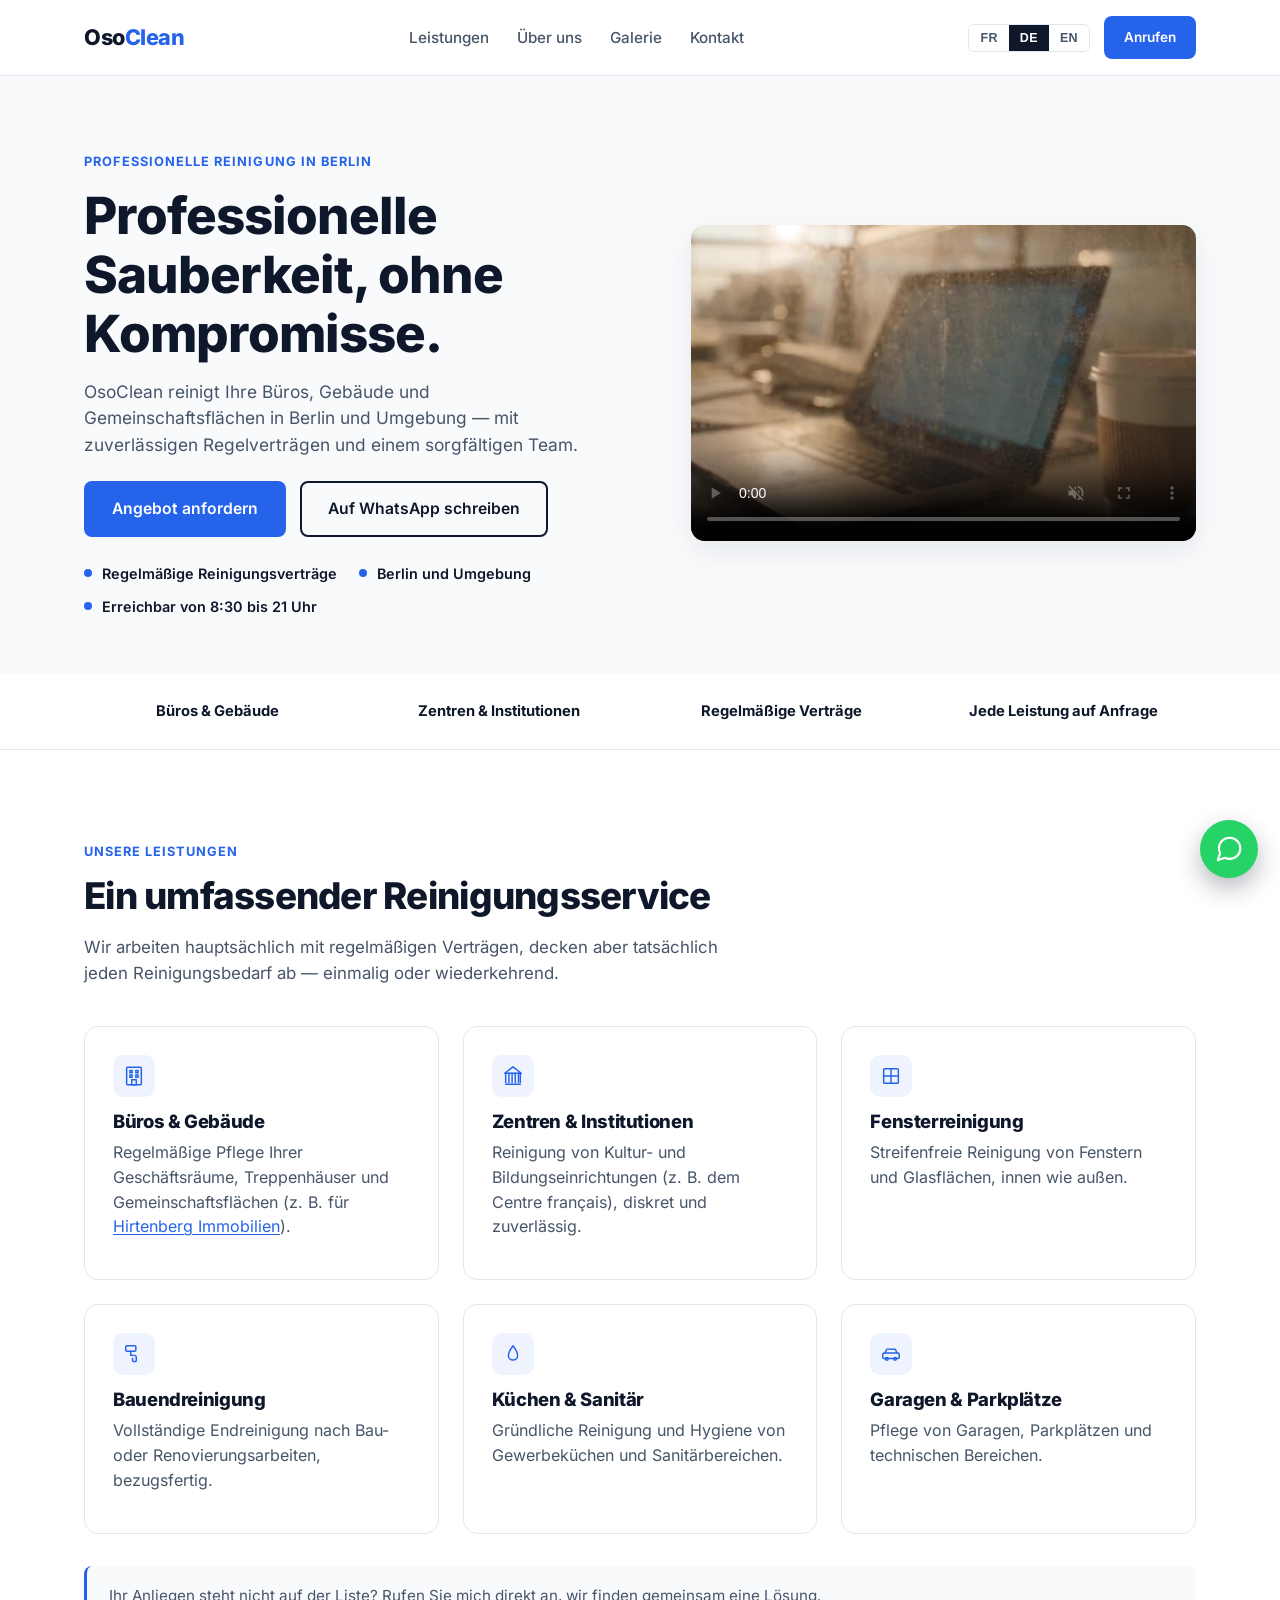
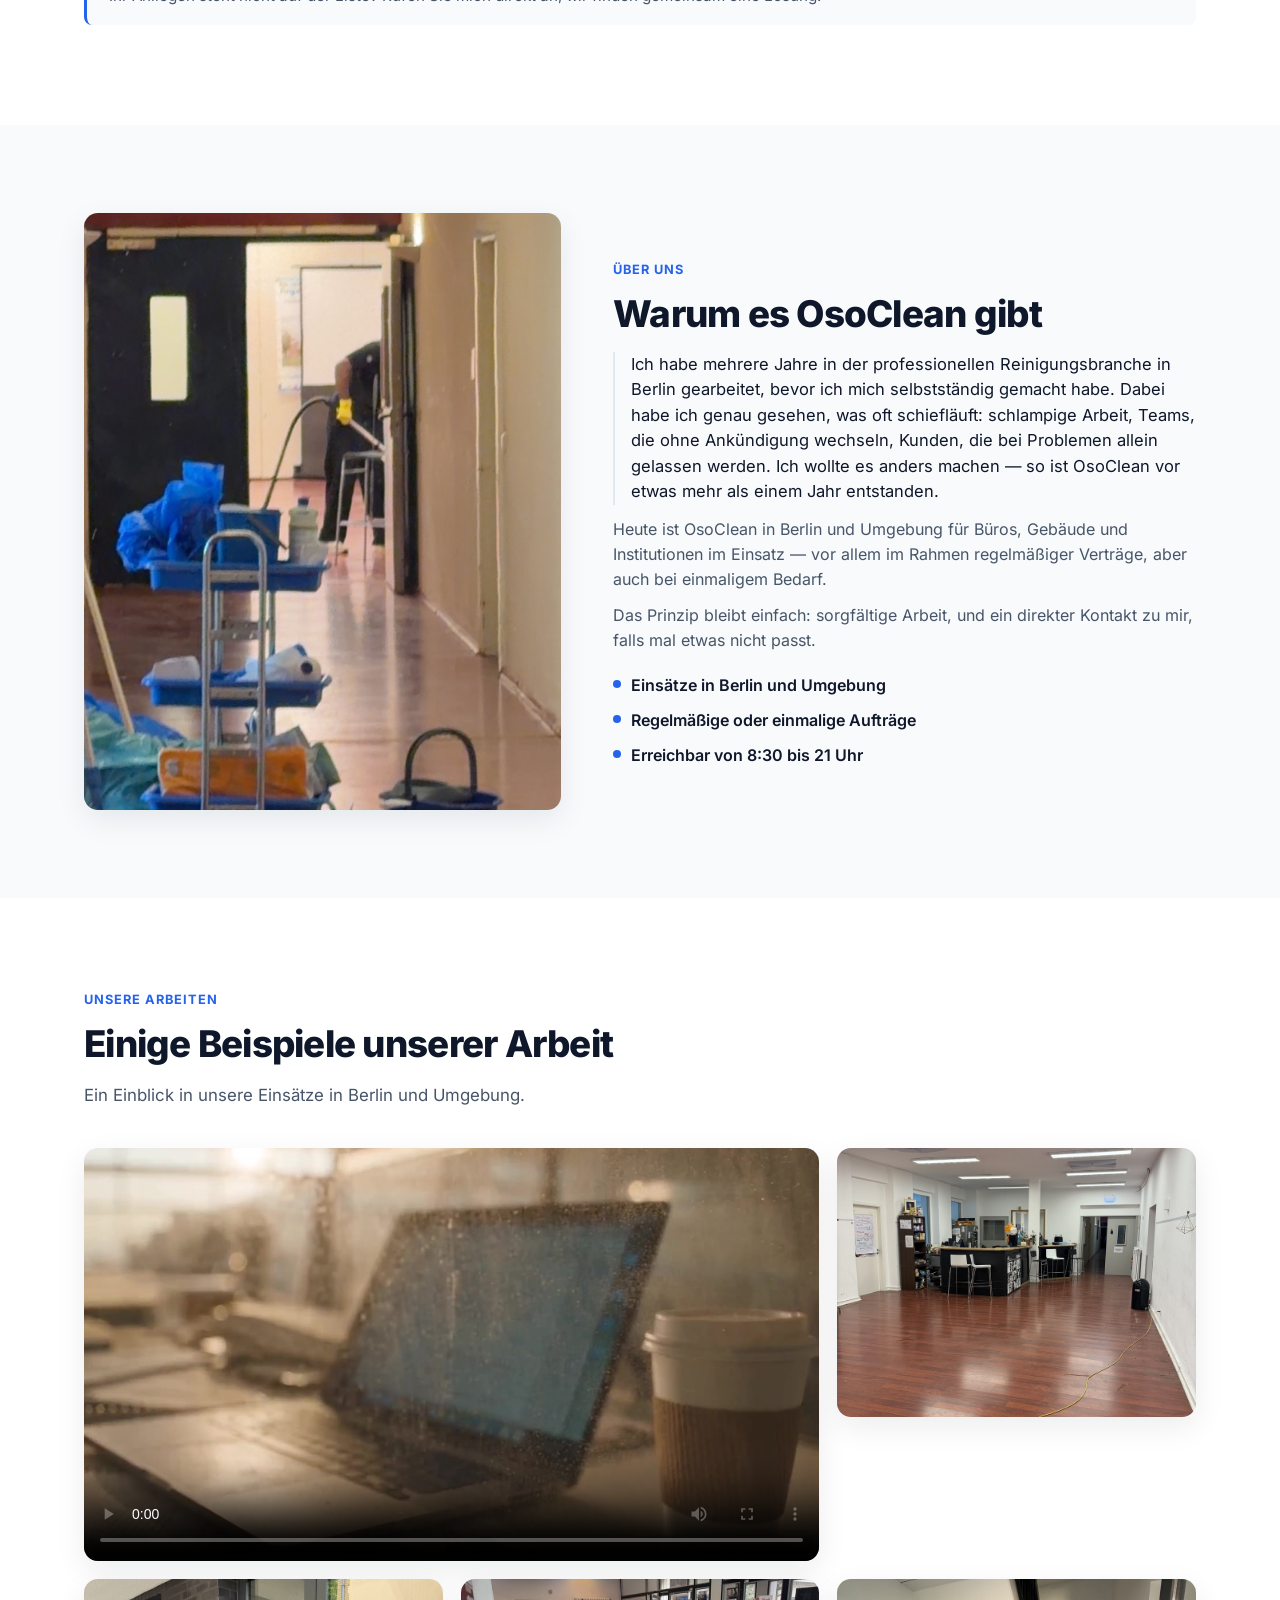
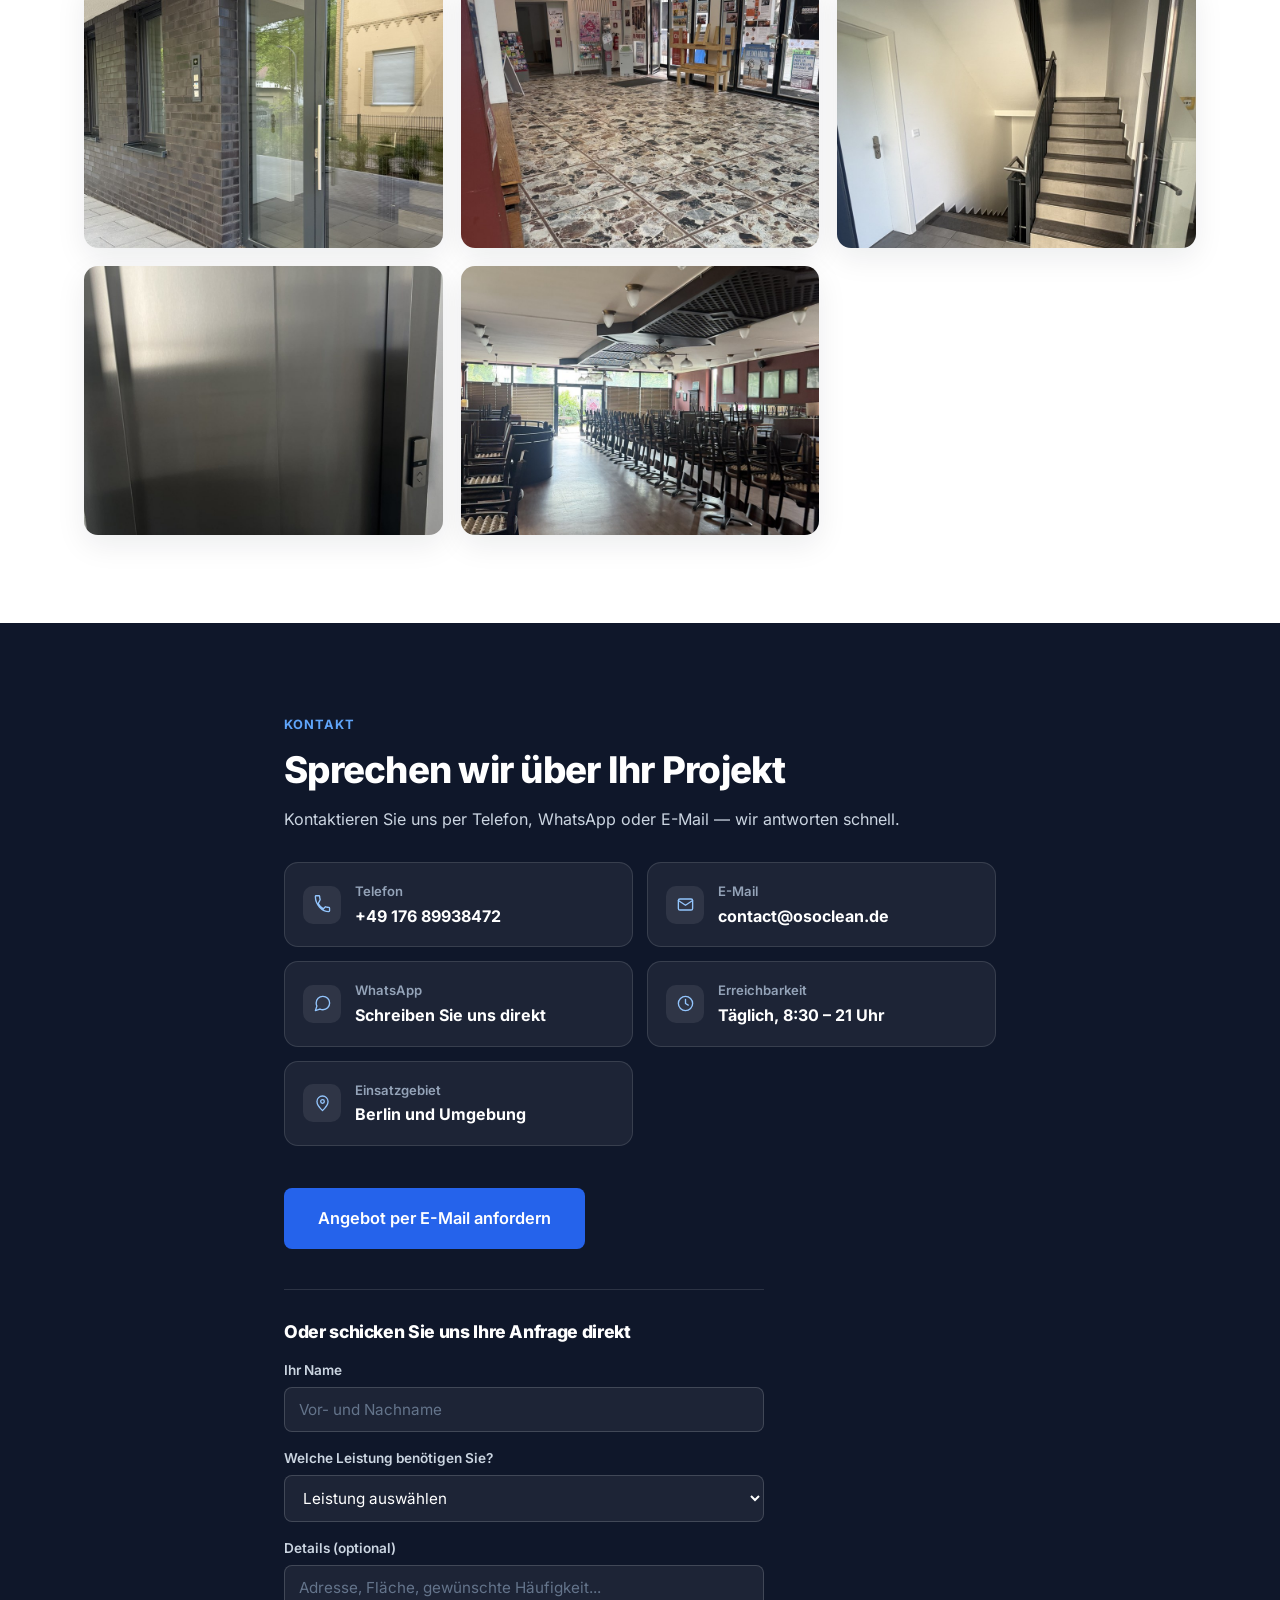
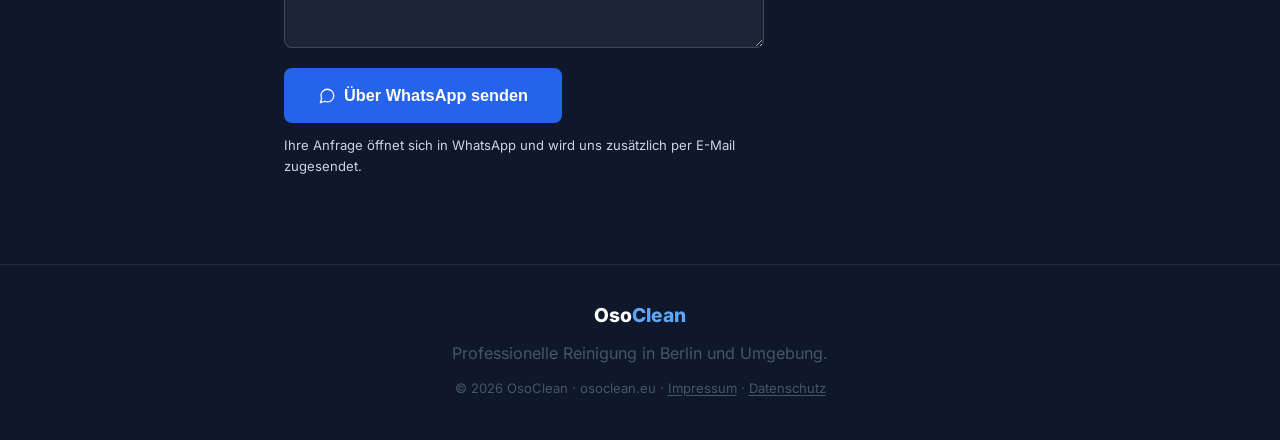
<file: index.html>
<!doctype html>
<html lang="de">
<head>
<meta charset="UTF-8" />
<meta name="viewport" content="width=device-width, initial-scale=1.0" />
<title>OsoClean — Nettoyage professionnel à Berlin</title>
<meta name="description" content="OsoClean : nettoyage professionnel de bureaux, bâtiments et centres à Berlin et alentours. Contrats réguliers, vitres, après travaux, garages, cuisines." />

<!-- Open Graph / réseaux sociaux & WhatsApp -->
<meta property="og:type" content="website" />
<meta property="og:url" content="https://osoclean.eu/" />
<meta property="og:title" content="OsoClean — Nettoyage professionnel à Berlin" />
<meta property="og:description" content="Nettoyage professionnel de bureaux, bâtiments et centres à Berlin et alentours. Contrats réguliers, vitres, après travaux, garages, cuisines." />
<meta property="og:image" content="https://osoclean.eu/hero.jpg" />
<meta property="og:image:width" content="1600" />
<meta property="og:image:height" content="900" />
<meta property="og:locale" content="de_DE" />
<meta name="twitter:card" content="summary_large_image" />
<meta name="twitter:title" content="OsoClean — Nettoyage professionnel à Berlin" />
<meta name="twitter:description" content="Nettoyage professionnel de bureaux, bâtiments et centres à Berlin et alentours." />
<meta name="twitter:image" content="https://osoclean.eu/hero.jpg" />

<link rel="icon" href="data:image/svg+xml,<svg xmlns=%22http://www.w3.org/2000/svg%22 viewBox=%220 0 100 100%22><rect width=%22100%22 height=%22100%22 rx=%2220%22 fill=%22%232563EB%22/><text x=%2250%22 y=%2266%22 font-size=%2255%22 text-anchor=%22middle%22 fill=%22white%22 font-family=%22Arial%22>O</text></svg>" />
<link rel="stylesheet" href="style.css" />
<script type="application/ld+json">
{
  "@context": "https://schema.org",
  "@type": "HousekeepingCompany",
  "name": "OsoClean",
  "url": "https://osoclean.eu/",
  "image": "https://osoclean.eu/hero.jpg",
  "telephone": "+49-176-89938472",
  "email": "contact@osoclean.de",
  "priceRange": "€€",
  "address": {
    "@type": "PostalAddress",
    "streetAddress": "Chodowieckistraße 4",
    "postalCode": "10405",
    "addressLocality": "Berlin",
    "addressCountry": "DE"
  },
  "areaServed": {
    "@type": "City",
    "name": "Berlin"
  },
  "openingHoursSpecification": {
    "@type": "OpeningHoursSpecification",
    "dayOfWeek": ["Monday", "Tuesday", "Wednesday", "Thursday", "Friday", "Saturday", "Sunday"],
    "opens": "08:30",
    "closes": "21:00"
  },
  "sameAs": [
    "https://wa.me/4917689938472"
  ]
}
</script>
</head>
<body>

<header class="site-header">
  <div class="container header-inner">
    <a href="#top" class="logo">Oso<span>Clean</span></a>

    <nav class="main-nav" id="mainNav">
      <a href="#services" data-i18n="nav.services">Services</a>
      <a href="#about" data-i18n="nav.about">À propos</a>
      <a href="#gallery" data-i18n="nav.gallery">Galerie</a>
      <a href="#contact" data-i18n="nav.contact">Contact</a>
    </nav>

    <div class="header-actions">
      <div class="lang-switch" id="langSwitch">
        <button type="button" data-lang="fr" class="lang-btn">FR</button>
        <button type="button" data-lang="de" class="lang-btn">DE</button>
        <button type="button" data-lang="en" class="lang-btn">EN</button>
      </div>
      <a href="tel:+4917689938472" class="btn btn-primary btn-small header-cta" data-i18n="nav.call">Appeler</a>
      <button class="burger" id="burger" aria-label="Menu">
        <span></span><span></span><span></span>
      </button>
    </div>
  </div>
</header>

<main id="top">

  <!-- HERO -->
  <section class="hero">
    <div class="container hero-inner">
      <div class="hero-text">
        <p class="eyebrow" data-i18n="hero.eyebrow">Nettoyage professionnel à Berlin</p>
        <h1 data-i18n="hero.title">La propreté professionnelle, sans compromis.</h1>
        <p class="hero-sub" data-i18n="hero.sub">OsoClean entretient vos bureaux, bâtiments et espaces communs à Berlin et ses environs — avec des contrats réguliers fiables et une équipe soigneuse.</p>
        <div class="hero-actions">
          <a href="#contact" class="btn btn-primary" data-i18n="hero.cta1">Demander un devis</a>
          <a href="https://wa.me/4917689938472" target="_blank" rel="noopener" class="btn btn-outline" data-i18n="hero.cta2">Écrire sur WhatsApp</a>
        </div>
        <ul class="hero-points">
          <li data-i18n="hero.point1">Contrats d'entretien réguliers</li>
          <li data-i18n="hero.point2">Berlin et alentours</li>
          <li data-i18n="hero.point3">Disponible de 8h30 à 21h</li>
        </ul>
      </div>
      <div class="hero-media">
        <video src="video-1.mp4" poster="video-1-poster.jpg" autoplay muted loop playsinline controls></video>
      </div>
    </div>
  </section>

  <!-- TRUST STRIP -->
  <section class="trust-strip">
    <div class="container trust-inner">
      <div class="trust-item">
        <strong data-i18n="trust.t1">Bureaux &amp; bâtiments</strong>
      </div>
      <div class="trust-item">
        <strong data-i18n="trust.t2">Centres &amp; institutions</strong>
      </div>
      <div class="trust-item">
        <strong data-i18n="trust.t3">Contrats réguliers</strong>
      </div>
      <div class="trust-item">
        <strong data-i18n="trust.t4">Toute prestation à la demande</strong>
      </div>
    </div>
  </section>

  <!-- SERVICES -->
  <section id="services" class="section">
    <div class="container">
      <p class="section-eyebrow" data-i18n="services.eyebrow">Nos services</p>
      <h2 data-i18n="services.title">Un service de nettoyage complet</h2>
      <p class="section-lead" data-i18n="services.lead">Nous intervenons principalement dans le cadre de contrats réguliers, mais nous couvrons en réalité tous les besoins de nettoyage — ponctuels ou récurrents.</p>

      <div class="services-grid">
        <div class="service-card">
          <div class="service-icon" aria-hidden="true"><svg viewBox="0 0 24 24" fill="none" stroke-width="1.6" stroke-linecap="round" stroke-linejoin="round"><rect x="4" y="2.5" width="16" height="19" rx="1"/><rect x="7.5" y="6" width="2.5" height="2.5"/><rect x="14" y="6" width="2.5" height="2.5"/><rect x="7.5" y="11" width="2.5" height="2.5"/><rect x="14" y="11" width="2.5" height="2.5"/><rect x="9.5" y="16" width="5" height="5.5"/></svg></div>
          <h3 data-i18n="services.s1.title">Bureaux &amp; bâtiments</h3>
          <p data-i18n="services.s1.text">Entretien régulier de vos locaux professionnels, halls d'immeuble et espaces communs (par ex. pour <a href="https://hirtenberg-immobilien.de" target="_blank" rel="noopener">Hirtenberg Immobilien</a>).</p>
        </div>
        <div class="service-card">
          <div class="service-icon" aria-hidden="true"><svg viewBox="0 0 24 24" fill="none" stroke-width="1.6" stroke-linecap="round" stroke-linejoin="round"><polygon points="12,2 21,9 3,9"/><line x1="4" y1="21" x2="20" y2="21"/><line x1="4" y1="9" x2="4" y2="19"/><line x1="20" y1="9" x2="20" y2="19"/><line x1="7.5" y1="9" x2="7.5" y2="19"/><line x1="11" y1="9" x2="11" y2="19"/><line x1="14.5" y1="9" x2="14.5" y2="19"/><line x1="18" y1="9" x2="18" y2="19"/></svg></div>
          <h3 data-i18n="services.s2.title">Centres &amp; institutions</h3>
          <p data-i18n="services.s2.text">Nettoyage de centres culturels et institutionnels (par ex. le Centre français), avec discrétion et fiabilité.</p>
        </div>
        <div class="service-card">
          <div class="service-icon" aria-hidden="true"><svg viewBox="0 0 24 24" fill="none" stroke-width="1.6" stroke-linecap="round" stroke-linejoin="round"><rect x="4" y="4" width="16" height="16" rx="1"/><line x1="12" y1="4" x2="12" y2="20"/><line x1="4" y1="12" x2="20" y2="12"/></svg></div>
          <h3 data-i18n="services.s3.title">Vitres</h3>
          <p data-i18n="services.s3.text">Nettoyage de vitres et surfaces vitrées, sans traces, en intérieur comme en extérieur.</p>
        </div>
        <div class="service-card">
          <div class="service-icon" aria-hidden="true"><svg viewBox="0 0 24 24" fill="none" stroke-width="1.6" stroke-linecap="round" stroke-linejoin="round"><rect x="3" y="3" width="11" height="6" rx="1.2"/><line x1="8.5" y1="9" x2="8.5" y2="13.5"/><path d="M8.5 13.5h4a2 2 0 0 1 2 2V19a1.2 1.2 0 0 1-1.2 1.2h-1.6A1.2 1.2 0 0 1 10.5 19v-2.5"/></svg></div>
          <h3 data-i18n="services.s4.title">Après travaux</h3>
          <p data-i18n="services.s4.text">Remise en état complète après chantier ou rénovation, prêt à l'emploi.</p>
        </div>
        <div class="service-card">
          <div class="service-icon" aria-hidden="true"><svg viewBox="0 0 24 24" fill="none" stroke-width="1.6" stroke-linecap="round" stroke-linejoin="round"><path d="M12 3c0 0-5 6.7-5 10.6a5 5 0 0 0 10 0C17 9.7 12 3 12 3z"/></svg></div>
          <h3 data-i18n="services.s5.title">Cuisines &amp; sanitaires</h3>
          <p data-i18n="services.s5.text">Nettoyage approfondi et hygiène des cuisines professionnelles et sanitaires.</p>
        </div>
        <div class="service-card">
          <div class="service-icon" aria-hidden="true"><svg viewBox="0 0 24 24" fill="none" stroke-width="1.6" stroke-linecap="round" stroke-linejoin="round"><path d="M5.5 11 7 7.3a1 1 0 0 1 .9-.6h8.2a1 1 0 0 1 .9.6L18.5 11"/><rect x="3" y="11" width="18" height="6" rx="1.5"/><circle cx="7.5" cy="17.3" r="1.5"/><circle cx="16.5" cy="17.3" r="1.5"/></svg></div>
          <h3 data-i18n="services.s6.title">Garages &amp; parkings</h3>
          <p data-i18n="services.s6.text">Entretien de garages, parkings et zones techniques.</p>
        </div>
      </div>

      <p class="services-note" data-i18n="services.note">Vous ne trouvez pas ce qu'il vous faut dans la liste ? Appelez-moi directement, on regarde ensemble ce qui est possible.</p>
    </div>
  </section>

  <!-- ABOUT -->
  <section id="about" class="section section-alt">
    <div class="container about-inner">
      <div class="about-media">
        <img src="about.jpg" alt="L'équipe OsoClean" />
      </div>
      <div class="about-text">
        <p class="section-eyebrow" data-i18n="about.eyebrow">À propos</p>
        <h2 data-i18n="about.title">Pourquoi j'ai lancé OsoClean</h2>
        <p class="about-story" data-i18n="about.story">J'ai passé plusieurs années dans le nettoyage professionnel à Berlin avant de me mettre à mon compte. J'y ai vu de près ce qui coince souvent : des prestations bâclées, des équipes qui changent sans prévenir, des clients livrés à eux-mêmes dès qu'un problème se pose. J'ai voulu faire autrement — c'est comme ça qu'OsoClean est né, il y a un peu plus d'un an.</p>
        <p data-i18n="about.text1">Aujourd'hui, OsoClean intervient à Berlin et alentours pour des bureaux, des bâtiments et des institutions — surtout dans le cadre de contrats réguliers, mais aussi ponctuellement selon les besoins.</p>
        <p data-i18n="about.text2">Le principe reste simple : un travail fait sérieusement, et un contact direct avec moi si quelque chose ne va pas.</p>
        <ul class="about-list">
          <li data-i18n="about.l1">Interventions à Berlin et alentours</li>
          <li data-i18n="about.l2">Contrats réguliers ou ponctuels</li>
          <li data-i18n="about.l3">Joignable de 8h30 à 21h</li>
        </ul>
      </div>
    </div>
  </section>

  <!-- GALLERY -->
  <section id="gallery" class="section">
    <div class="container">
      <p class="section-eyebrow" data-i18n="gallery.eyebrow">Nos réalisations</p>
      <h2 data-i18n="gallery.title">Quelques exemples de notre travail</h2>
      <p class="section-lead" data-i18n="gallery.lead">Un aperçu de nos interventions à Berlin et alentours.</p>

      <div class="gallery-grid">
        <div class="gallery-item video-item">
          <video src="video-1.mp4" poster="video-1-poster.jpg" controls playsinline preload="metadata"></video>
        </div>
        <div class="gallery-item"><img src="gallery-1.jpg" alt="Nettoyage de bureaux" /></div>
        <div class="gallery-item"><img src="gallery-2.jpg" alt="Vitres impeccables" /></div>
        <div class="gallery-item"><img src="gallery-3.jpg" alt="Centres et institutions" /></div>
        <div class="gallery-item"><img src="gallery-4.jpg" alt="Espaces communs" /></div>
        <div class="gallery-item"><img src="gallery-5.jpg" alt="Surfaces impeccables" /></div>
        <div class="gallery-item"><img src="gallery-6.jpg" alt="Grands espaces entretenus" /></div>
      </div>
    </div>
  </section>

  <!-- CONTACT -->
  <section id="contact" class="section section-dark">
    <div class="container contact-inner">
      <div class="contact-text">
        <p class="section-eyebrow" data-i18n="contact.eyebrow">Contact</p>
        <h2 data-i18n="contact.title">Parlons de votre projet</h2>
        <p data-i18n="contact.lead">Contactez-nous par téléphone, WhatsApp ou email — nous répondons rapidement.</p>

        <div class="contact-cards">
          <a class="contact-card" href="tel:+4917689938472">
            <span class="contact-icon" aria-hidden="true"><svg viewBox="0 0 24 24" fill="none" stroke-width="1.7" stroke-linecap="round" stroke-linejoin="round"><path d="M6.6 10.8c1.4 2.8 3.8 5.2 6.6 6.6l2.2-2.2c.3-.3.7-.4 1-.2 1.1.4 2.3.6 3.5.6.6 0 1 .4 1 1V20c0 .6-.4 1-1 1C11.6 21 3 12.4 3 2c0-.6.4-1 1-1h3.4c.6 0 1 .4 1 1 0 1.2.2 2.4.6 3.5.1.4 0 .8-.2 1L6.6 10.8Z"/></svg></span>
            <span>
              <strong data-i18n="contact.phoneLabel">Téléphone</strong>
              <span class="contact-value">+49 176 89938472</span>
            </span>
          </a>
          <a class="contact-card" href="mailto:contact@osoclean.de">
            <span class="contact-icon" aria-hidden="true"><svg viewBox="0 0 24 24" fill="none" stroke-width="1.7" stroke-linecap="round" stroke-linejoin="round"><rect x="3" y="5" width="18" height="14" rx="2"/><path d="M3 7l9 6 9-6"/></svg></span>
            <span>
              <strong data-i18n="contact.emailLabel">Email</strong>
              <span class="contact-value">contact@osoclean.de</span>
            </span>
          </a>
          <a class="contact-card" href="https://wa.me/4917689938472" target="_blank" rel="noopener">
            <span class="contact-icon" aria-hidden="true"><svg viewBox="0 0 24 24" fill="none" stroke-width="1.7" stroke-linecap="round" stroke-linejoin="round"><path d="M21 11.5a8.4 8.4 0 0 1-8.4 8.4 8.3 8.3 0 0 1-3.8-.9L3 21l1.9-5.7a8.3 8.3 0 0 1-.9-3.8A8.4 8.4 0 0 1 12.5 3a8.5 8.5 0 0 1 8.5 8.5z"/></svg></span>
            <span>
              <strong>WhatsApp</strong>
              <span class="contact-value" data-i18n="contact.whatsappValue">Écrivez-nous directement</span>
            </span>
          </a>
          <div class="contact-card contact-card-static">
            <span class="contact-icon" aria-hidden="true"><svg viewBox="0 0 24 24" fill="none" stroke-width="1.7" stroke-linecap="round" stroke-linejoin="round"><circle cx="12" cy="12" r="9"/><polyline points="12 7 12 12 15.5 14"/></svg></span>
            <span>
              <strong data-i18n="contact.hoursLabel">Disponibilité</strong>
              <span class="contact-value" data-i18n="contact.hoursValue">Tous les jours, 8h30 – 21h</span>
            </span>
          </div>
          <div class="contact-card contact-card-static">
            <span class="contact-icon" aria-hidden="true"><svg viewBox="0 0 24 24" fill="none" stroke-width="1.7" stroke-linecap="round" stroke-linejoin="round"><path d="M12 21s-7-6.5-7-11.5a7 7 0 0 1 14 0C19 14.5 12 21 12 21z"/><circle cx="12" cy="9.5" r="2.3"/></svg></span>
            <span>
              <strong data-i18n="contact.zoneLabel">Zone d'intervention</strong>
              <span class="contact-value" data-i18n="contact.zoneValue">Berlin et alentours</span>
            </span>
          </div>
        </div>

        <a href="mailto:contact@osoclean.de?subject=Demande%20de%20devis%20OsoClean" class="btn btn-primary btn-large" data-i18n="contact.cta">Demander un devis par email</a>

        <form class="contact-form" id="contactForm" action="https://formsubmit.co/contact@osoclean.de" method="POST">
          <h3 class="contact-form-title" data-i18n="contact.formTitle">Ou envoyez-nous votre demande directement</h3>

          <input type="hidden" name="_subject" value="Nouvelle demande — site OsoClean" />
          <input type="hidden" name="_template" value="table" />
          <input type="hidden" name="_captcha" value="false" />
          <input type="hidden" name="_next" value="https://osoclean.eu/#contact" />
          <input type="hidden" id="cfServiceLabel" name="Prestation demandée" />

          <div class="form-row">
            <label for="cfName" data-i18n="contact.formNameLabel">Votre nom</label>
            <input type="text" id="cfName" name="Nom" data-i18n-placeholder="contact.formNamePlaceholder" placeholder="Nom et prénom" required />
          </div>
          <div class="form-row">
            <label for="cfService" data-i18n="contact.formServiceLabel">Quelle prestation vous faut-il ?</label>
            <select id="cfService" required>
              <option value="" data-i18n="contact.formServicePlaceholder">Sélectionnez une prestation</option>
              <option value="s1" data-i18n="services.s1.title">Bureaux &amp; bâtiments</option>
              <option value="s2" data-i18n="services.s2.title">Centres &amp; institutions</option>
              <option value="s3" data-i18n="services.s3.title">Vitres</option>
              <option value="s4" data-i18n="services.s4.title">Après travaux</option>
              <option value="s5" data-i18n="services.s5.title">Cuisines &amp; sanitaires</option>
              <option value="s6" data-i18n="services.s6.title">Garages &amp; parkings</option>
              <option value="other" data-i18n="contact.formServiceOther">Autre / à discuter</option>
            </select>
          </div>
          <div class="form-row">
            <label for="cfMessage" data-i18n="contact.formMessageLabel">Détails (facultatif)</label>
            <textarea id="cfMessage" name="Message" rows="3" data-i18n-placeholder="contact.formMessagePlaceholder" placeholder="Adresse, surface, fréquence souhaitée..."></textarea>
          </div>
          <button type="submit" class="btn btn-primary btn-large">
            <svg viewBox="0 0 24 24" width="18" height="18" fill="none" stroke="currentColor" stroke-width="1.7" stroke-linecap="round" stroke-linejoin="round" aria-hidden="true"><path d="M21 11.5a8.4 8.4 0 0 1-8.4 8.4 8.3 8.3 0 0 1-3.8-.9L3 21l1.9-5.7a8.3 8.3 0 0 1-.9-3.8A8.4 8.4 0 0 1 12.5 3a8.5 8.5 0 0 1 8.5 8.5z"/></svg>
            <span data-i18n="contact.formSubmit">Envoyer sur WhatsApp</span>
          </button>
          <p class="contact-form-note" data-i18n="contact.formNote">Le message s'ouvre directement dans WhatsApp, prêt à envoyer.</p>
        </form>
      </div>
    </div>
  </section>

</main>

<a href="https://wa.me/4917689938472" target="_blank" rel="noopener" class="whatsapp-float" data-i18n-aria="whatsapp.floatingLabel" aria-label="Discuter sur WhatsApp">
  <svg viewBox="0 0 24 24" fill="none" stroke="white" stroke-width="1.7" stroke-linecap="round" stroke-linejoin="round" aria-hidden="true"><path d="M21 11.5a8.4 8.4 0 0 1-8.4 8.4 8.3 8.3 0 0 1-3.8-.9L3 21l1.9-5.7a8.3 8.3 0 0 1-.9-3.8A8.4 8.4 0 0 1 12.5 3a8.5 8.5 0 0 1 8.5 8.5z"/></svg>
</a>

<footer class="site-footer">
  <div class="container footer-inner">
    <div class="footer-logo">Oso<span>Clean</span></div>
    <p data-i18n="footer.text">Nettoyage professionnel à Berlin et alentours.</p>
    <p class="footer-copy">© <span id="year"></span> OsoClean · osoclean.eu · <a href="impressum.html" data-i18n="footer.impressumLink">Impressum</a> · <a href="datenschutz.html" data-i18n="footer.datenschutzLink">Datenschutz</a></p>
  </div>
</footer>

<script src="i18n.js"></script>
<script src="script.js"></script>
</body>
</html>
</file>
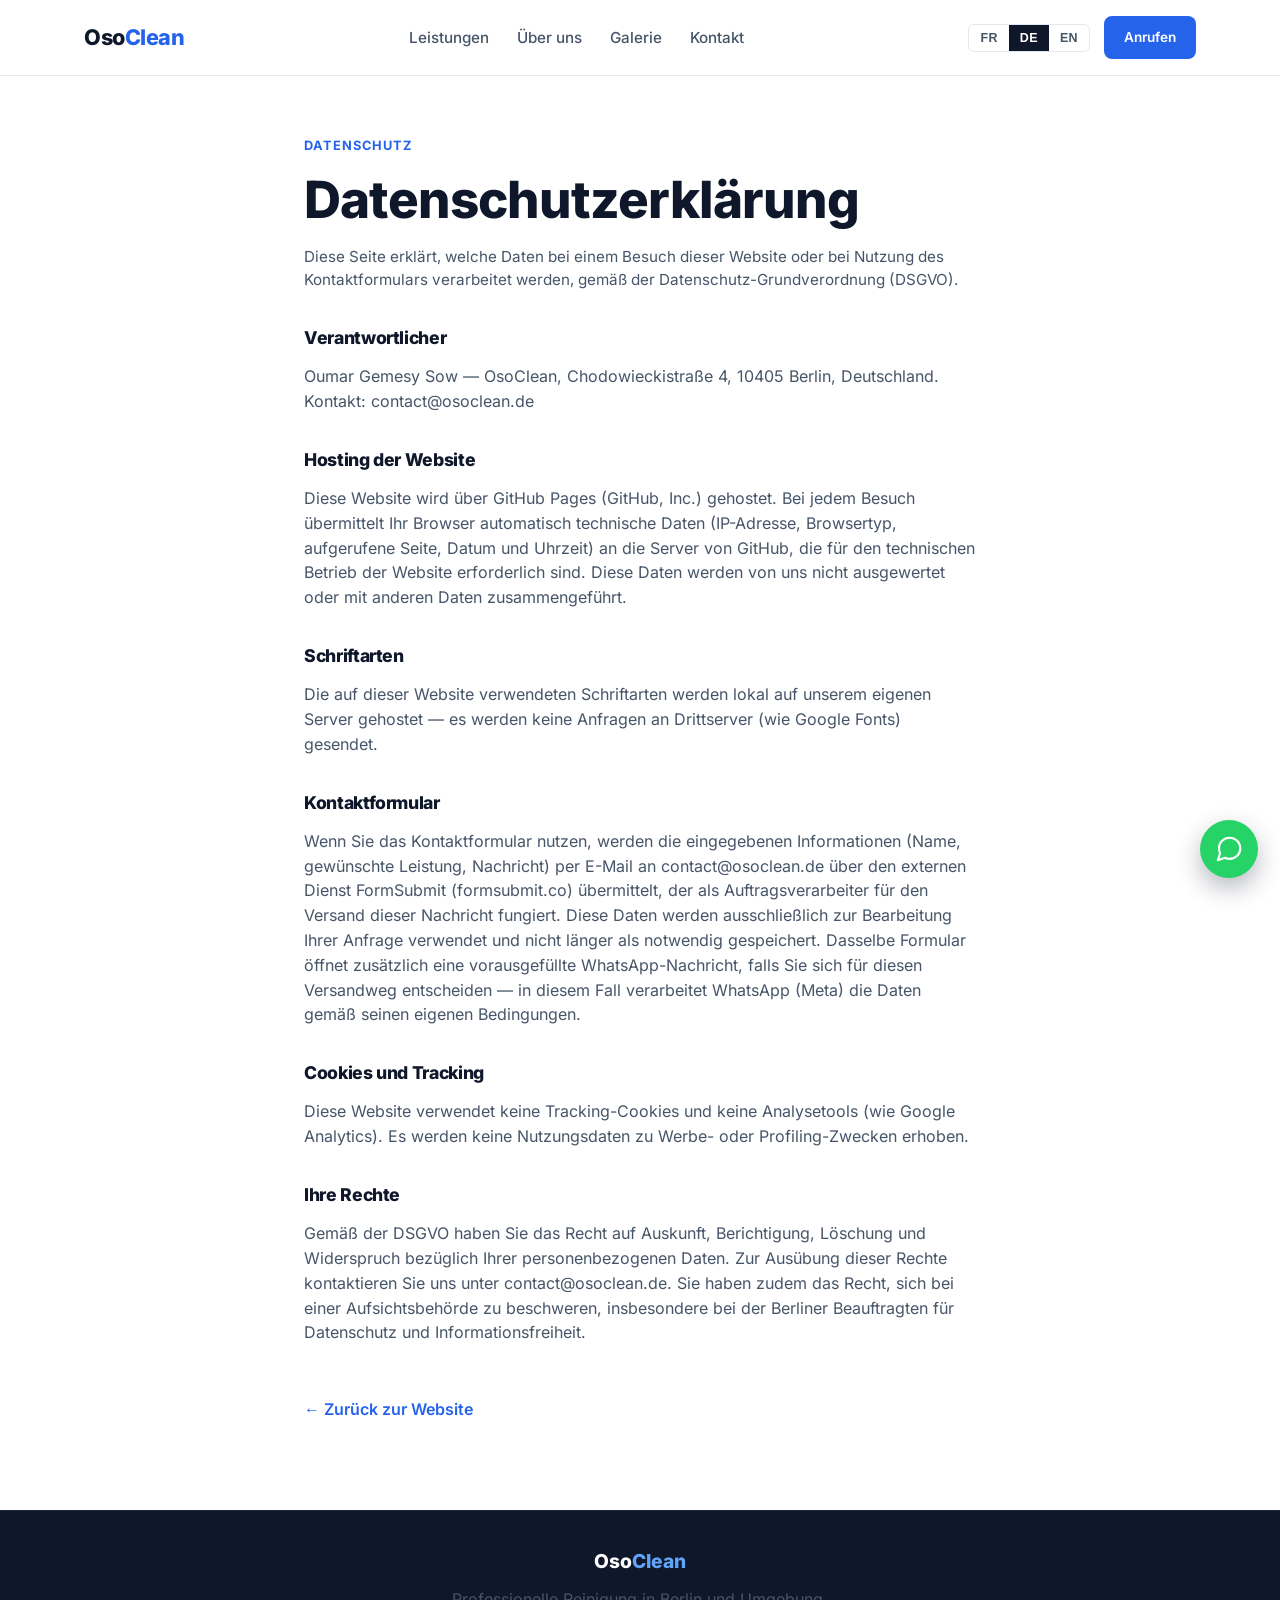
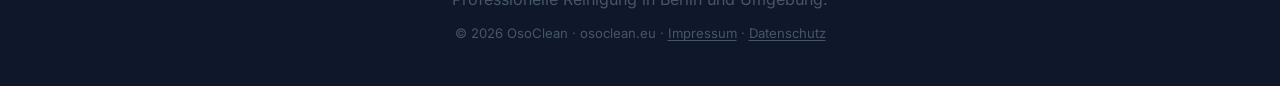
<file: datenschutz.html>
<!doctype html>
<html lang="de">
<head>
<meta charset="UTF-8" />
<meta name="viewport" content="width=device-width, initial-scale=1.0" />
<title data-i18n="datenschutz.pageTitle">Datenschutzerklärung — OsoClean</title>
<meta name="robots" content="noindex, follow" />
<link rel="icon" href="data:image/svg+xml,<svg xmlns=%22http://www.w3.org/2000/svg%22 viewBox=%220 0 100 100%22><rect width=%22100%22 height=%22100%22 rx=%2220%22 fill=%22%232563EB%22/><text x=%2250%22 y=%2266%22 font-size=%2255%22 text-anchor=%22middle%22 fill=%22white%22 font-family=%22Arial%22>O</text></svg>" />
<link rel="stylesheet" href="style.css" />
</head>
<body>

<header class="site-header">
  <div class="container header-inner">
    <a href="index.html#top" class="logo">Oso<span>Clean</span></a>

    <nav class="main-nav" id="mainNav">
      <a href="index.html#services" data-i18n="nav.services">Services</a>
      <a href="index.html#about" data-i18n="nav.about">À propos</a>
      <a href="index.html#gallery" data-i18n="nav.gallery">Galerie</a>
      <a href="index.html#contact" data-i18n="nav.contact">Contact</a>
    </nav>

    <div class="header-actions">
      <div class="lang-switch" id="langSwitch">
        <button type="button" data-lang="fr" class="lang-btn">FR</button>
        <button type="button" data-lang="de" class="lang-btn">DE</button>
        <button type="button" data-lang="en" class="lang-btn">EN</button>
      </div>
      <a href="tel:+4917689938472" class="btn btn-primary btn-small header-cta" data-i18n="nav.call">Appeler</a>
      <button class="burger" id="burger" aria-label="Menu">
        <span></span><span></span><span></span>
      </button>
    </div>
  </div>
</header>

<main id="top">
  <section class="section legal-section">
    <div class="container legal-container">
      <p class="section-eyebrow" data-i18n="datenschutz.eyebrow">Confidentialité</p>
      <h1 data-i18n="datenschutz.title">Politique de confidentialité</h1>
      <p class="legal-tmg" data-i18n="datenschutz.intro">Cette page explique quelles données sont traitées lorsque vous visitez ce site ou utilisez le formulaire de contact, conformément au Règlement européen sur la protection des données (RGPD).</p>

      <h2 class="legal-subhead" data-i18n="datenschutz.controllerTitle">Responsable du traitement</h2>
      <p data-i18n="datenschutz.controllerText">Oumar Gemesy Sow — OsoClean, Chodowieckistraße 4, 10405 Berlin, Deutschland. Contact : contact@osoclean.de</p>

      <h2 class="legal-subhead" data-i18n="datenschutz.hostingTitle">Hébergement du site</h2>
      <p data-i18n="datenschutz.hostingText">Ce site est hébergé par GitHub Pages (GitHub, Inc.). Lors de chaque visite, votre navigateur transmet automatiquement des données techniques (adresse IP, type de navigateur, page consultée, date et heure) aux serveurs de GitHub, nécessaires au bon fonctionnement du site. Ces données ne sont pas exploitées par nous et ne sont pas croisées avec d'autres données.</p>

      <h2 class="legal-subhead" data-i18n="datenschutz.fontsTitle">Polices de caractères</h2>
      <p data-i18n="datenschutz.fontsText">Les polices utilisées sur ce site sont hébergées localement sur notre propre serveur — aucune requête n'est envoyée à des serveurs tiers (comme Google Fonts) lors de leur chargement.</p>

      <h2 class="legal-subhead" data-i18n="datenschutz.formTitle">Formulaire de contact</h2>
      <p data-i18n="datenschutz.formText">Lorsque vous utilisez le formulaire de contact, les informations saisies (nom, prestation souhaitée, message) sont transmises par email à contact@osoclean.de via le service tiers FormSubmit (formsubmit.co), qui agit comme sous-traitant pour l'envoi de ce message. Ces données ne sont utilisées que pour répondre à votre demande et ne sont pas conservées au-delà de ce qui est nécessaire. Le même formulaire peut aussi ouvrir une conversation WhatsApp pré-remplie si vous choisissez ce mode d'envoi — dans ce cas, WhatsApp (Meta) traite les données selon ses propres conditions.</p>

      <h2 class="legal-subhead" data-i18n="datenschutz.cookiesTitle">Cookies et suivi</h2>
      <p data-i18n="datenschutz.cookiesText">Ce site n'utilise aucun cookie de suivi ni outil d'analyse d'audience (type Google Analytics). Aucune donnée de navigation n'est collectée à des fins publicitaires ou de profilage.</p>

      <h2 class="legal-subhead" data-i18n="datenschutz.rightsTitle">Vos droits</h2>
      <p data-i18n="datenschutz.rightsText">Conformément au RGPD, vous disposez d'un droit d'accès, de rectification, d'effacement et d'opposition concernant vos données personnelles. Pour exercer ces droits, contactez-nous à contact@osoclean.de. Vous disposez également d'un droit de réclamation auprès d'une autorité de contrôle, notamment le Berliner Beauftragte für Datenschutz und Informationsfreiheit.</p>

      <a href="index.html#top" class="legal-back" data-i18n="datenschutz.back">← Retour au site</a>
    </div>
  </section>
</main>

<footer class="site-footer">
  <div class="container footer-inner">
    <div class="footer-logo">Oso<span>Clean</span></div>
    <p data-i18n="footer.text">Nettoyage professionnel à Berlin et alentours.</p>
    <p class="footer-copy">© <span id="year"></span> OsoClean · osoclean.eu · <a href="impressum.html" data-i18n="footer.impressumLink">Impressum</a> · <a href="datenschutz.html" data-i18n="footer.datenschutzLink">Datenschutz</a></p>
  </div>
</footer>

<a href="https://wa.me/4917689938472" target="_blank" rel="noopener" class="whatsapp-float" data-i18n-aria="whatsapp.floatingLabel" aria-label="Diskutieren Sie auf WhatsApp">
  <svg viewBox="0 0 24 24" fill="none" stroke="white" stroke-width="1.7" stroke-linecap="round" stroke-linejoin="round" aria-hidden="true"><path d="M21 11.5a8.4 8.4 0 0 1-8.4 8.4 8.3 8.3 0 0 1-3.8-.9L3 21l1.9-5.7a8.3 8.3 0 0 1-.9-3.8A8.4 8.4 0 0 1 12.5 3a8.5 8.5 0 0 1 8.5 8.5z"/></svg>
</a>

<script src="i18n.js"></script>
<script src="script.js"></script>
</body>
</html>
</file>
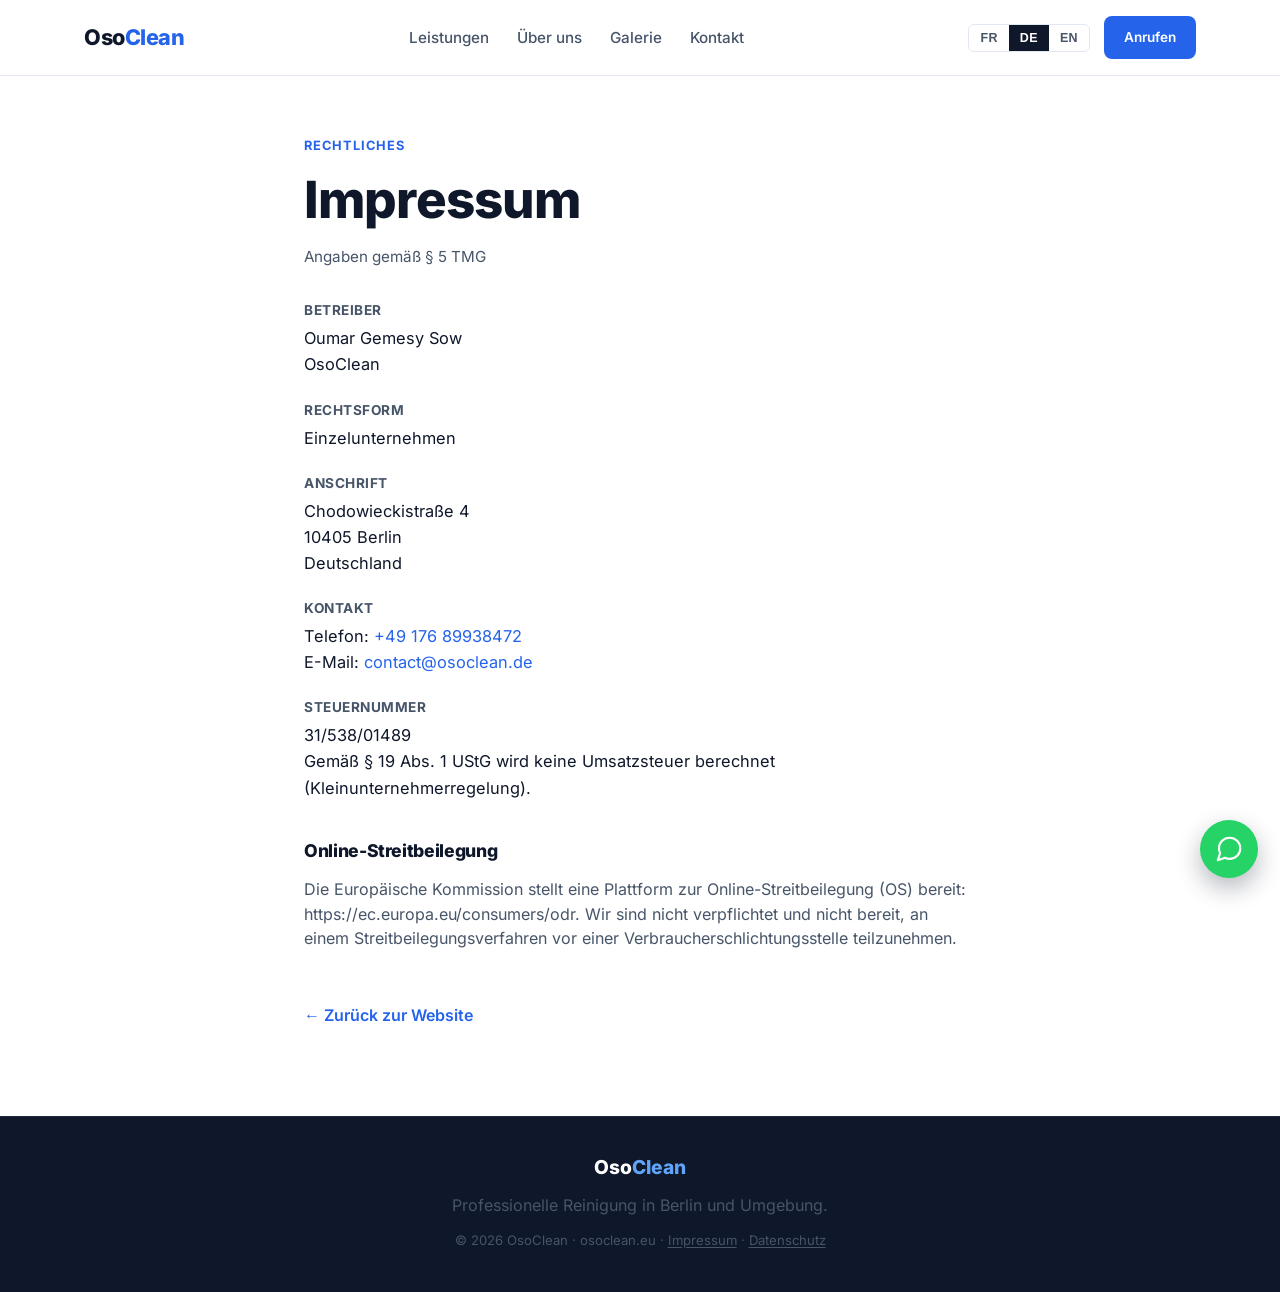
<file: impressum.html>
<!doctype html>
<html lang="de">
<head>
<meta charset="UTF-8" />
<meta name="viewport" content="width=device-width, initial-scale=1.0" />
<title data-i18n="impressum.pageTitle">Impressum — OsoClean</title>
<meta name="robots" content="noindex, follow" />
<link rel="icon" href="data:image/svg+xml,<svg xmlns=%22http://www.w3.org/2000/svg%22 viewBox=%220 0 100 100%22><rect width=%22100%22 height=%22100%22 rx=%2220%22 fill=%22%232563EB%22/><text x=%2250%22 y=%2266%22 font-size=%2255%22 text-anchor=%22middle%22 fill=%22white%22 font-family=%22Arial%22>O</text></svg>" />
<link rel="stylesheet" href="style.css" />
</head>
<body>

<header class="site-header">
  <div class="container header-inner">
    <a href="index.html#top" class="logo">Oso<span>Clean</span></a>

    <nav class="main-nav" id="mainNav">
      <a href="index.html#services" data-i18n="nav.services">Services</a>
      <a href="index.html#about" data-i18n="nav.about">À propos</a>
      <a href="index.html#gallery" data-i18n="nav.gallery">Galerie</a>
      <a href="index.html#contact" data-i18n="nav.contact">Contact</a>
    </nav>

    <div class="header-actions">
      <div class="lang-switch" id="langSwitch">
        <button type="button" data-lang="fr" class="lang-btn">FR</button>
        <button type="button" data-lang="de" class="lang-btn">DE</button>
        <button type="button" data-lang="en" class="lang-btn">EN</button>
      </div>
      <a href="tel:+4917689938472" class="btn btn-primary btn-small header-cta" data-i18n="nav.call">Appeler</a>
      <button class="burger" id="burger" aria-label="Menu">
        <span></span><span></span><span></span>
      </button>
    </div>
  </div>
</header>

<main id="top">
  <section class="section legal-section">
    <div class="container legal-container">
      <p class="section-eyebrow" data-i18n="impressum.eyebrow">Mentions légales</p>
      <h1 data-i18n="impressum.title">Impressum</h1>
      <p class="legal-tmg" data-i18n="impressum.tmg">Informations selon § 5 TMG (loi allemande sur les télémédias)</p>

      <dl class="legal-list">
        <dt data-i18n="impressum.nameLabel">Exploitant</dt>
        <dd>Oumar Gemesy Sow<br />OsoClean</dd>

        <dt data-i18n="impressum.formLabel">Forme juridique</dt>
        <dd data-i18n="impressum.formValue">Entreprise individuelle (Einzelunternehmen)</dd>

        <dt data-i18n="impressum.addressLabel">Adresse</dt>
        <dd>Chodowieckistraße 4<br />10405 Berlin<br />Deutschland</dd>

        <dt data-i18n="impressum.contactLabel">Contact</dt>
        <dd>
          Telefon: <a href="tel:+4917689938472">+49 176 89938472</a><br />
          E-Mail: <a href="mailto:contact@osoclean.de">contact@osoclean.de</a>
        </dd>

        <dt data-i18n="impressum.taxLabel">Numéro fiscal</dt>
        <dd>
          31/538/01489<br />
          <span data-i18n="impressum.taxNote">Selon § 19 al. 1 UStG (régime des petites entreprises), aucune TVA n'est facturée.</span>
        </dd>
      </dl>

      <h2 class="legal-subhead" data-i18n="impressum.disputeTitle">Résolution des litiges en ligne</h2>
      <p>
        <span data-i18n="impressum.disputeText">La Commission européenne propose une plateforme de résolution des litiges en ligne (RLL) : </span><a href="https://ec.europa.eu/consumers/odr" target="_blank" rel="noopener">https://ec.europa.eu/consumers/odr</a><span data-i18n="impressum.disputeText2">. Nous ne sommes ni tenus ni disposés à participer à une procédure de résolution des litiges devant une instance de médiation de la consommation.</span>
      </p>

      <a href="index.html#top" class="legal-back" data-i18n="impressum.back">← Retour au site</a>
    </div>
  </section>
</main>

<footer class="site-footer">
  <div class="container footer-inner">
    <div class="footer-logo">Oso<span>Clean</span></div>
    <p data-i18n="footer.text">Nettoyage professionnel à Berlin et alentours.</p>
    <p class="footer-copy">© <span id="year"></span> OsoClean · osoclean.eu · <a href="impressum.html" data-i18n="footer.impressumLink">Impressum</a> · <a href="datenschutz.html" data-i18n="footer.datenschutzLink">Datenschutz</a></p>
  </div>
</footer>

<a href="https://wa.me/4917689938472" target="_blank" rel="noopener" class="whatsapp-float" data-i18n-aria="whatsapp.floatingLabel" aria-label="Diskutieren Sie auf WhatsApp">
  <svg viewBox="0 0 24 24" fill="none" stroke="white" stroke-width="1.7" stroke-linecap="round" stroke-linejoin="round" aria-hidden="true"><path d="M21 11.5a8.4 8.4 0 0 1-8.4 8.4 8.3 8.3 0 0 1-3.8-.9L3 21l1.9-5.7a8.3 8.3 0 0 1-.9-3.8A8.4 8.4 0 0 1 12.5 3a8.5 8.5 0 0 1 8.5 8.5z"/></svg>
</a>

<script src="i18n.js"></script>
<script src="script.js"></script>
</body>
</html>
</file>
<file: style.css>
/* ===========================
   OsoClean — styles
   Palette : noir/blanc + accent bleu
=========================== */

/* Police Inter hébergée localement (pas de requête vers fonts.googleapis.com,
   pour éviter l'envoi de l'IP du visiteur à Google sans consentement). */
@font-face {
  font-family: 'Inter';
  font-style: normal;
  font-weight: 400;
  font-display: swap;
  src: url('inter-400.woff2') format('woff2');
}
@font-face {
  font-family: 'Inter';
  font-style: normal;
  font-weight: 500;
  font-display: swap;
  src: url('inter-500.woff2') format('woff2');
}
@font-face {
  font-family: 'Inter';
  font-style: normal;
  font-weight: 600;
  font-display: swap;
  src: url('inter-600.woff2') format('woff2');
}
@font-face {
  font-family: 'Inter';
  font-style: normal;
  font-weight: 700;
  font-display: swap;
  src: url('inter-700.woff2') format('woff2');
}
@font-face {
  font-family: 'Inter';
  font-style: normal;
  font-weight: 800;
  font-display: swap;
  src: url('inter-800.woff2') format('woff2');
}

:root {
  --ink: #0F172A;
  --ink-soft: #475569;
  --line: #E2E8F0;
  --bg: #FFFFFF;
  --bg-alt: #F8FAFC;
  --bg-dark: #0F172A;
  --accent: #2563EB;
  --accent-dark: #1D4ED8;
  --white: #FFFFFF;
  --radius: 14px;
  --shadow: 0 10px 30px rgba(15, 23, 42, 0.08);
  --max-width: 1160px;
  --font: 'Inter', -apple-system, BlinkMacSystemFont, 'Segoe UI', Roboto, sans-serif;
}

* { box-sizing: border-box; }

html { scroll-behavior: smooth; }

body {
  margin: 0;
  font-family: var(--font);
  color: var(--ink);
  background: var(--bg);
  line-height: 1.55;
  -webkit-font-smoothing: antialiased;
}

img { max-width: 100%; display: block; }

a { color: inherit; text-decoration: none; }

.container {
  max-width: var(--max-width);
  margin: 0 auto;
  padding: 0 24px;
}

h1, h2, h3 { font-weight: 800; line-height: 1.15; margin: 0 0 16px; letter-spacing: -0.02em; }
h1 { font-size: clamp(2.1rem, 4vw, 3.4rem); }
h2 { font-size: clamp(1.6rem, 3vw, 2.3rem); }
h3 { font-size: 1.15rem; margin-bottom: 8px; }
p { margin: 0 0 12px; color: var(--ink-soft); }

/* ---------- Buttons ---------- */
.btn {
  display: inline-flex;
  align-items: center;
  justify-content: center;
  gap: 8px;
  padding: 14px 26px;
  border-radius: 8px;
  font-weight: 600;
  font-size: 0.98rem;
  border: 2px solid transparent;
  transition: transform .15s ease, background .2s ease, border-color .2s ease, color .2s ease;
  cursor: pointer;
}
.btn:hover { transform: translateY(-2px); }
.btn-primary { background: var(--accent); color: var(--white); }
.btn-primary:hover { background: var(--accent-dark); }
.btn-outline { border-color: var(--ink); color: var(--ink); }
.btn-outline:hover { background: var(--ink); color: var(--white); }
.btn-small { padding: 9px 18px; font-size: 0.85rem; }
.btn-large { padding: 16px 32px; font-size: 1.02rem; margin-top: 8px; }

/* ---------- Header ---------- */
.site-header {
  position: sticky;
  top: 0;
  z-index: 50;
  background: rgba(255,255,255,0.92);
  backdrop-filter: blur(10px);
  border-bottom: 1px solid var(--line);
}
.header-inner {
  display: flex;
  align-items: center;
  justify-content: space-between;
  padding-top: 16px;
  padding-bottom: 16px;
}
.logo {
  font-weight: 800;
  font-size: 1.35rem;
  letter-spacing: -0.02em;
  color: var(--ink);
}
.logo span { color: var(--accent); }

.main-nav { display: flex; gap: 28px; }
.main-nav a { font-weight: 500; font-size: 0.95rem; color: var(--ink-soft); }
.main-nav a:hover { color: var(--ink); }

.header-actions { display: flex; align-items: center; gap: 14px; }

.lang-switch { display: flex; border: 1px solid var(--line); border-radius: 6px; overflow: hidden; }
.lang-btn {
  border: none;
  background: transparent;
  padding: 6px 11px;
  font-size: 0.78rem;
  font-weight: 700;
  letter-spacing: 0.03em;
  color: var(--ink-soft);
  cursor: pointer;
  transition: background .2s ease, color .2s ease;
}
.lang-btn.active { background: var(--ink); color: var(--white); }

.header-cta { display: inline-flex; }

.burger {
  display: none;
  flex-direction: column;
  justify-content: center;
  gap: 5px;
  width: 34px; height: 34px;
  background: none; border: none; cursor: pointer;
}
.burger span { width: 100%; height: 2px; background: var(--ink); border-radius: 2px; }

/* ---------- Hero ---------- */
.hero { padding: 72px 0 56px; background: var(--bg-alt); }
.hero-inner {
  display: grid;
  grid-template-columns: 1.05fr 0.95fr;
  gap: 48px;
  align-items: center;
}
.eyebrow, .section-eyebrow {
  display: inline-block;
  font-size: 0.8rem;
  font-weight: 700;
  letter-spacing: 0.08em;
  text-transform: uppercase;
  color: var(--accent);
  margin-bottom: 14px;
}
.hero-sub { font-size: 1.08rem; max-width: 46ch; }
.hero-actions { display: flex; flex-wrap: wrap; gap: 14px; margin: 22px 0 26px; }
.hero-points { list-style: none; padding: 0; margin: 0; display: flex; flex-wrap: wrap; gap: 10px 22px; }
.hero-points li {
  font-size: 0.9rem;
  font-weight: 600;
  color: var(--ink);
  position: relative;
  padding-left: 18px;
}
.hero-points li::before {
  content: "";
  position: absolute;
  left: 0; top: 6px;
  width: 8px; height: 8px;
  background: var(--accent);
  border-radius: 50%;
}
.hero-media img,
.hero-media video {
  border-radius: var(--radius);
  box-shadow: var(--shadow);
  width: 100%;
  aspect-ratio: 16/10;
  object-fit: cover;
  display: block;
  background: #000;
}

/* ---------- Trust strip ---------- */
.trust-strip { border-bottom: 1px solid var(--line); }
.trust-inner {
  display: grid;
  grid-template-columns: repeat(4, 1fr);
  gap: 16px;
  padding: 26px 24px;
}
.trust-item { text-align: center; font-size: 0.92rem; color: var(--ink-soft); }
.trust-item strong { color: var(--ink); font-weight: 700; }

/* ---------- Sections ---------- */
.section { padding: 88px 0; }
.section-alt { background: var(--bg-alt); }
.section-lead { max-width: 60ch; font-size: 1.05rem; }

/* ---------- Services ---------- */
.services-grid {
  display: grid;
  grid-template-columns: repeat(3, 1fr);
  gap: 24px;
  margin-top: 40px;
}
.service-card {
  background: var(--white);
  border: 1px solid var(--line);
  border-radius: var(--radius);
  padding: 28px;
  transition: transform .2s ease, box-shadow .2s ease;
}
.service-card:hover { transform: translateY(-4px); box-shadow: var(--shadow); }
.service-icon {
  width: 42px;
  height: 42px;
  border-radius: 10px;
  background: rgba(37, 99, 235, 0.08);
  display: flex;
  align-items: center;
  justify-content: center;
  margin-bottom: 14px;
}
.service-icon svg { width: 22px; height: 22px; stroke: var(--accent); }
.service-card p a { color: var(--accent); text-decoration: underline; text-underline-offset: 2px; }
.services-note {
  margin-top: 32px;
  padding: 18px 22px;
  background: var(--bg-alt);
  border-left: 3px solid var(--accent);
  border-radius: 8px;
  font-size: 0.95rem;
}

/* ---------- About ---------- */
.about-inner {
  display: grid;
  grid-template-columns: 0.9fr 1.1fr;
  gap: 52px;
  align-items: center;
}
.about-media img {
  border-radius: var(--radius);
  box-shadow: var(--shadow);
  aspect-ratio: 4/5;
  object-fit: cover;
  width: 100%;
}
.about-list { list-style: none; padding: 0; margin: 20px 0 0; display: flex; flex-direction: column; gap: 10px; }
.about-list li {
  font-weight: 600;
  color: var(--ink);
  position: relative;
  padding-left: 18px;
}
.about-list li::before {
  content: "";
  position: absolute;
  left: 0; top: 7px;
  width: 8px; height: 8px;
  background: var(--accent);
  border-radius: 50%;
}
.about-story {
  padding-left: 16px;
  border-left: 2px solid var(--line);
  font-size: 1.03rem;
  color: var(--ink);
}

/* ---------- Gallery ---------- */
.gallery-grid {
  display: grid;
  grid-template-columns: repeat(3, 1fr);
  align-items: start;
  gap: 18px;
  margin-top: 40px;
}
.gallery-item {
  border-radius: var(--radius);
  overflow: hidden;
  box-shadow: var(--shadow);
}
.gallery-item img { aspect-ratio: 4/3; object-fit: cover; transition: transform .3s ease; }
.gallery-item:hover img { transform: scale(1.05); }
.gallery-item.video-item { grid-column: span 2; }
.gallery-item.video-item video { width: 100%; aspect-ratio: 16/9; object-fit: cover; display: block; background: #000; }

/* ---------- Contact ---------- */
.section-dark { background: var(--bg-dark); color: var(--white); }
.section-dark p { color: #CBD5E1; }
.section-dark .section-eyebrow { color: #60A5FA; }
.section-dark h2 { color: var(--white); }
.contact-inner { max-width: 760px; }
.contact-cards {
  display: grid;
  grid-template-columns: repeat(2, 1fr);
  gap: 14px;
  margin: 30px 0 34px;
}
.contact-card {
  display: flex;
  align-items: center;
  gap: 14px;
  background: rgba(255,255,255,0.06);
  border: 1px solid rgba(255,255,255,0.12);
  border-radius: var(--radius);
  padding: 18px;
  transition: background .2s ease, transform .2s ease;
}
a.contact-card:hover { background: rgba(255,255,255,0.12); transform: translateY(-2px); }
.contact-icon {
  width: 38px;
  height: 38px;
  min-width: 38px;
  border-radius: 10px;
  background: rgba(255,255,255,0.08);
  display: flex;
  align-items: center;
  justify-content: center;
}
.contact-icon svg { width: 19px; height: 19px; stroke: #93C5FD; }
.contact-card strong { display: block; font-size: 0.82rem; color: #94A3B8; font-weight: 600; margin-bottom: 2px; }
.contact-value { font-size: 1rem; font-weight: 700; color: var(--white); }

/* ---------- Contact form ---------- */
.contact-form {
  margin-top: 40px;
  padding-top: 32px;
  border-top: 1px solid rgba(255,255,255,0.12);
  max-width: 480px;
}
.contact-form-title { font-size: 1.1rem; color: var(--white); margin-bottom: 18px; }
.form-row { margin-bottom: 16px; display: flex; flex-direction: column; gap: 6px; }
.form-row label { font-size: 0.85rem; font-weight: 600; color: #CBD5E1; }
.form-row input,
.form-row select,
.form-row textarea {
  padding: 12px 14px;
  border-radius: 8px;
  border: 1px solid rgba(255,255,255,0.16);
  background: rgba(255,255,255,0.06);
  color: var(--white);
  font-family: var(--font);
  font-size: 0.95rem;
  outline: none;
  transition: border-color .2s ease, background .2s ease;
  resize: vertical;
}
.form-row input::placeholder,
.form-row textarea::placeholder { color: #64748B; }
.form-row input:focus,
.form-row select:focus,
.form-row textarea:focus { border-color: var(--accent); background: rgba(255,255,255,0.1); }
.form-row select option { color: var(--ink); background: var(--white); }
.contact-form .btn { margin-top: 4px; }
.contact-form-note { font-size: 0.82rem; color: #94A3B8; margin-top: 12px; margin-bottom: 0; }

/* ---------- WhatsApp floating button ---------- */
.whatsapp-float {
  position: fixed;
  right: 22px;
  bottom: 22px;
  width: 58px;
  height: 58px;
  border-radius: 50%;
  background: #25D366;
  display: flex;
  align-items: center;
  justify-content: center;
  box-shadow: 0 10px 24px rgba(15, 23, 42, 0.3);
  z-index: 60;
  transition: transform .2s ease;
  animation: whatsappPulse 2.4s ease-in-out infinite;
}
.whatsapp-float:hover { transform: scale(1.07); }
.whatsapp-float svg { width: 30px; height: 30px; }
@keyframes whatsappPulse {
  0%, 100% { box-shadow: 0 10px 24px rgba(15, 23, 42, 0.3), 0 0 0 0 rgba(37, 211, 102, 0.45); }
  50% { box-shadow: 0 10px 24px rgba(15, 23, 42, 0.3), 0 0 0 10px rgba(37, 211, 102, 0); }
}
@media (max-width: 720px) {
  .whatsapp-float { right: 16px; bottom: 16px; width: 52px; height: 52px; }
  .whatsapp-float svg { width: 26px; height: 26px; }
}

/* ---------- Legal / Impressum ---------- */
.legal-section { padding-top: 56px; }
.legal-container { max-width: 720px; }
.legal-tmg { font-size: 0.95rem; color: var(--ink-soft); margin-bottom: 32px; }
.legal-list { margin: 0 0 40px; }
.legal-list dt {
  font-weight: 700;
  color: var(--ink);
  margin-top: 22px;
  font-size: 0.85rem;
  text-transform: uppercase;
  letter-spacing: 0.04em;
  color: var(--ink-soft);
}
.legal-list dt:first-child { margin-top: 0; }
.legal-list dd {
  margin: 4px 0 0;
  font-size: 1.02rem;
  color: var(--ink);
  line-height: 1.6;
}
.legal-list dd a { color: var(--accent); }
.legal-subhead { font-size: 1.1rem; margin-top: 36px; }
.legal-back {
  display: inline-block;
  margin-top: 40px;
  font-weight: 600;
  color: var(--accent);
}
.footer-copy a { color: inherit; text-decoration: underline; text-underline-offset: 2px; }

/* ---------- Footer ---------- */
.site-footer { background: var(--bg-dark); color: #94A3B8; padding: 36px 0 30px; border-top: 1px solid rgba(255,255,255,0.08); }
.footer-inner { text-align: center; }
.footer-logo { font-weight: 800; font-size: 1.2rem; color: var(--white); margin-bottom: 10px; }
.footer-logo span { color: #60A5FA; }
.footer-copy { font-size: 0.82rem; margin-top: 6px; }

/* ---------- Responsive ---------- */
@media (max-width: 900px) {
  .hero-inner, .about-inner { grid-template-columns: 1fr; }
  .about-media { order: -1; }
  .services-grid { grid-template-columns: repeat(2, 1fr); }
  .trust-inner { grid-template-columns: repeat(2, 1fr); }
  .contact-cards { grid-template-columns: 1fr; }
}

@media (max-width: 720px) {
  .main-nav { display: none; }
  .burger { display: flex; }
  .header-cta { display: none; }
  .services-grid { grid-template-columns: 1fr; }
  .gallery-grid { grid-template-columns: repeat(2, 1fr); }
  .section { padding: 60px 0; }
  .hero { padding: 48px 0 40px; }
}

/* Mobile nav (open state) */
.main-nav.open {
  display: flex;
  flex-direction: column;
  position: absolute;
  top: 100%;
  left: 0;
  right: 0;
  background: var(--white);
  border-bottom: 1px solid var(--line);
  padding: 20px 24px;
  gap: 16px;
}
</file>
